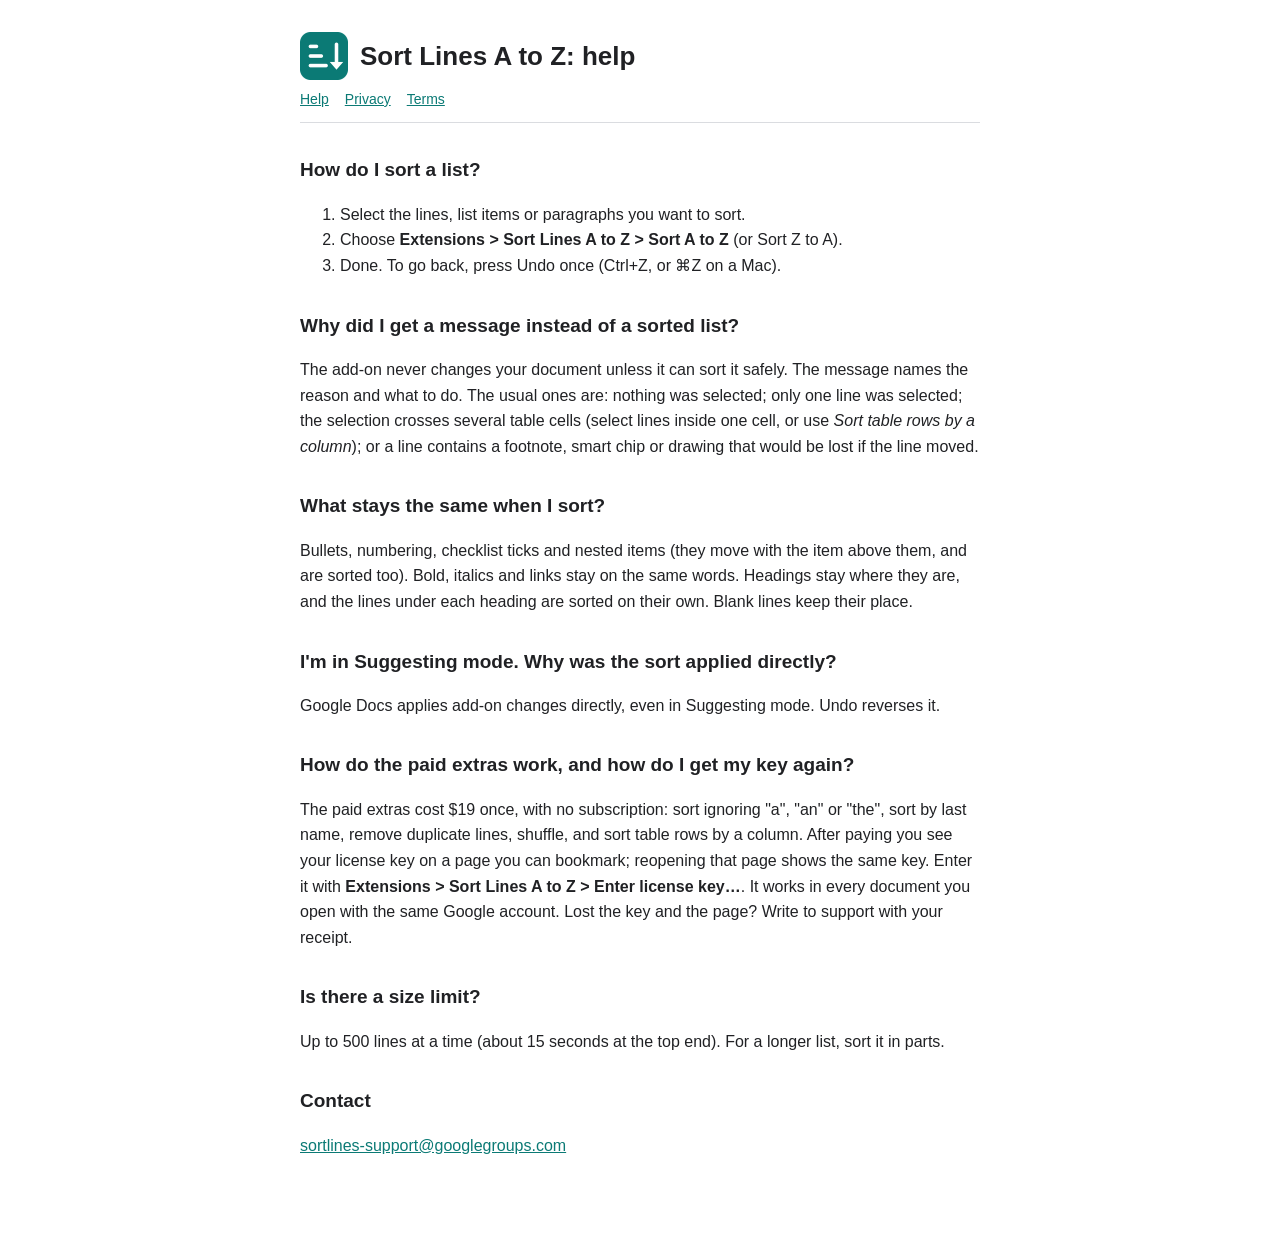
<file: index.html>
<!doctype html><html lang="en"><head><meta charset="utf-8"><meta http-equiv="refresh" content="0; url=help.html"><title>Sort Lines A to Z</title></head><body><a href="help.html">Help</a></body></html>
</file>
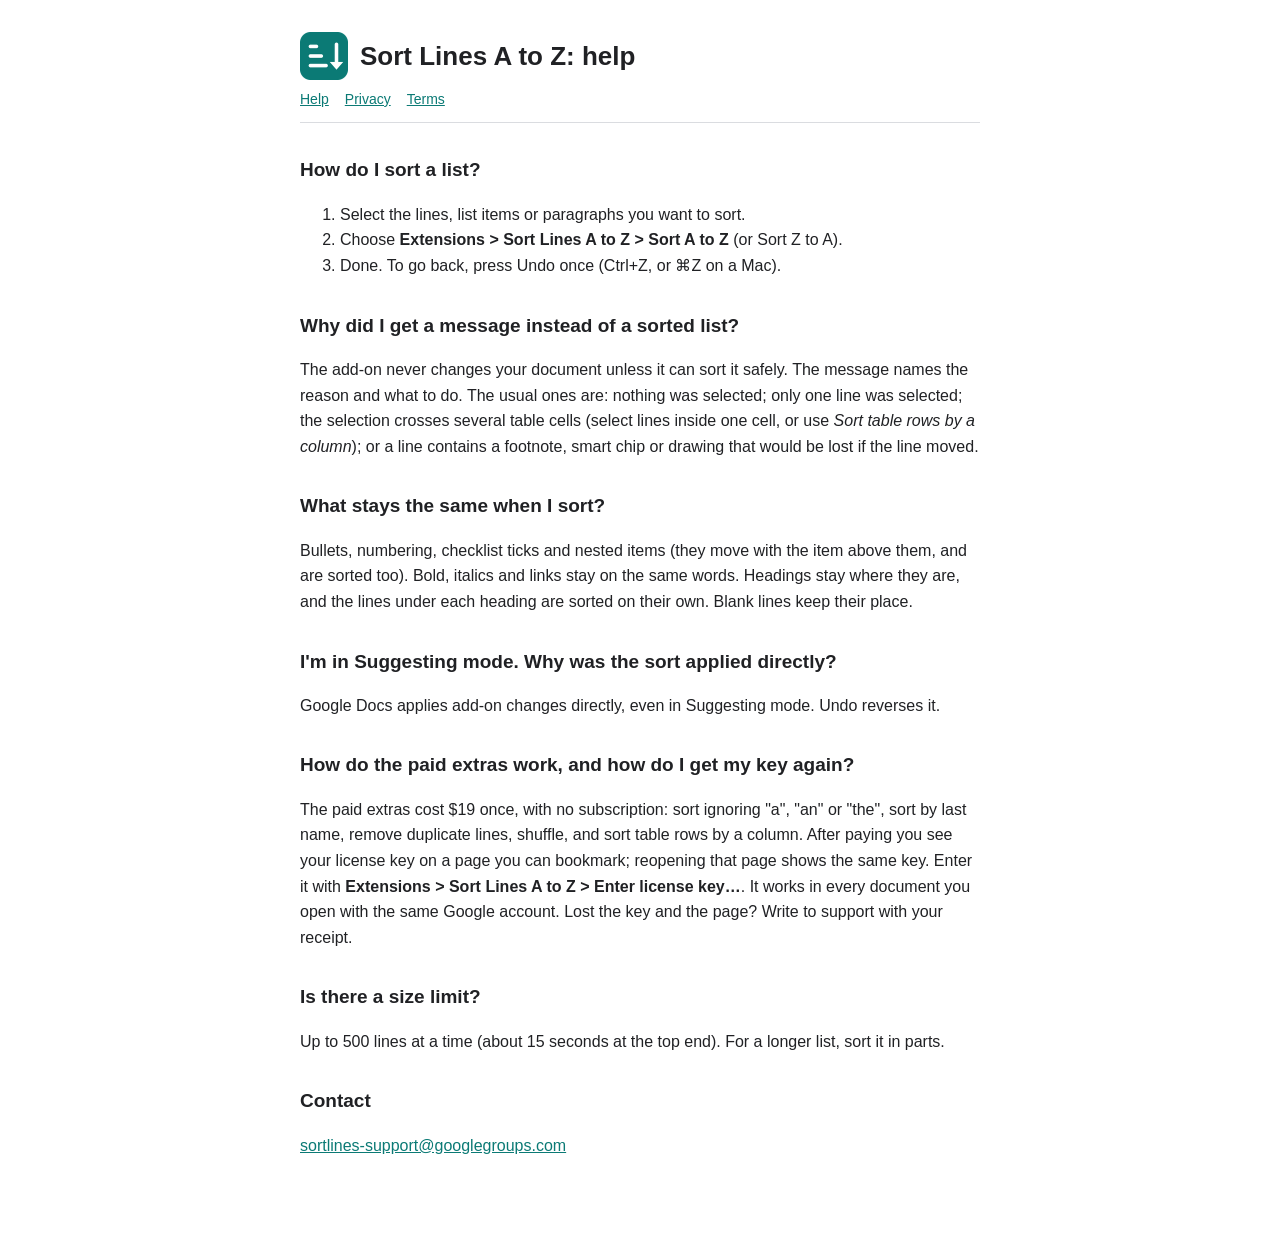
<file: help.html>
<!doctype html>
<html lang="en"><head><meta charset="utf-8"><meta name="viewport" content="width=device-width, initial-scale=1">
<title>Help: Sort Lines A to Z</title><link rel="stylesheet" href="style.css"><link rel="icon" href="icon-48.png"></head>
<body><main>
<header><img src="icon-96.png" alt=""><h1>Sort Lines A to Z: help</h1></header>
<nav><a href="help.html">Help</a><a href="privacy.html">Privacy</a><a href="terms.html">Terms</a></nav>

<h2>How do I sort a list?</h2>
<ol>
  <li>Select the lines, list items or paragraphs you want to sort.</li>
  <li>Choose <b>Extensions &gt; Sort Lines A to Z &gt; Sort A to Z</b> (or Sort Z to A).</li>
  <li>Done. To go back, press Undo once (Ctrl+Z, or &#8984;Z on a Mac).</li>
</ol>

<h2>Why did I get a message instead of a sorted list?</h2>
<p>The add-on never changes your document unless it can sort it safely. The message names the reason and what to do. The usual ones are:
nothing was selected; only one line was selected; the selection crosses several table cells (select lines inside one cell, or use
<i>Sort table rows by a column</i>); or a line contains a footnote, smart chip or drawing that would be lost if the line moved.</p>

<h2>What stays the same when I sort?</h2>
<p>Bullets, numbering, checklist ticks and nested items (they move with the item above them, and are sorted too). Bold, italics and
links stay on the same words. Headings stay where they are, and the lines under each heading are sorted on their own. Blank lines keep
their place.</p>

<h2>I'm in Suggesting mode. Why was the sort applied directly?</h2>
<p>Google Docs applies add-on changes directly, even in Suggesting mode. Undo reverses it.</p>

<h2>How do the paid extras work, and how do I get my key again?</h2>
<p>The paid extras cost $19 once, with no subscription: sort ignoring "a", "an" or "the", sort by last name, remove duplicate lines,
shuffle, and sort table rows by a column. After paying you see your license key on a page you can bookmark; reopening that page shows the
same key. Enter it with <b>Extensions &gt; Sort Lines A to Z &gt; Enter license key&hellip;</b>. It works in every document you open with
the same Google account. Lost the key and the page? Write to support with your receipt.</p>

<h2>Is there a size limit?</h2>
<p>Up to 500 lines at a time (about 15 seconds at the top end). For a longer list, sort it in parts.</p>

<h2>Contact</h2>
<p><a href="mailto:sortlines-support@googlegroups.com">sortlines-support@googlegroups.com</a></p>
</main></body></html>
</file>
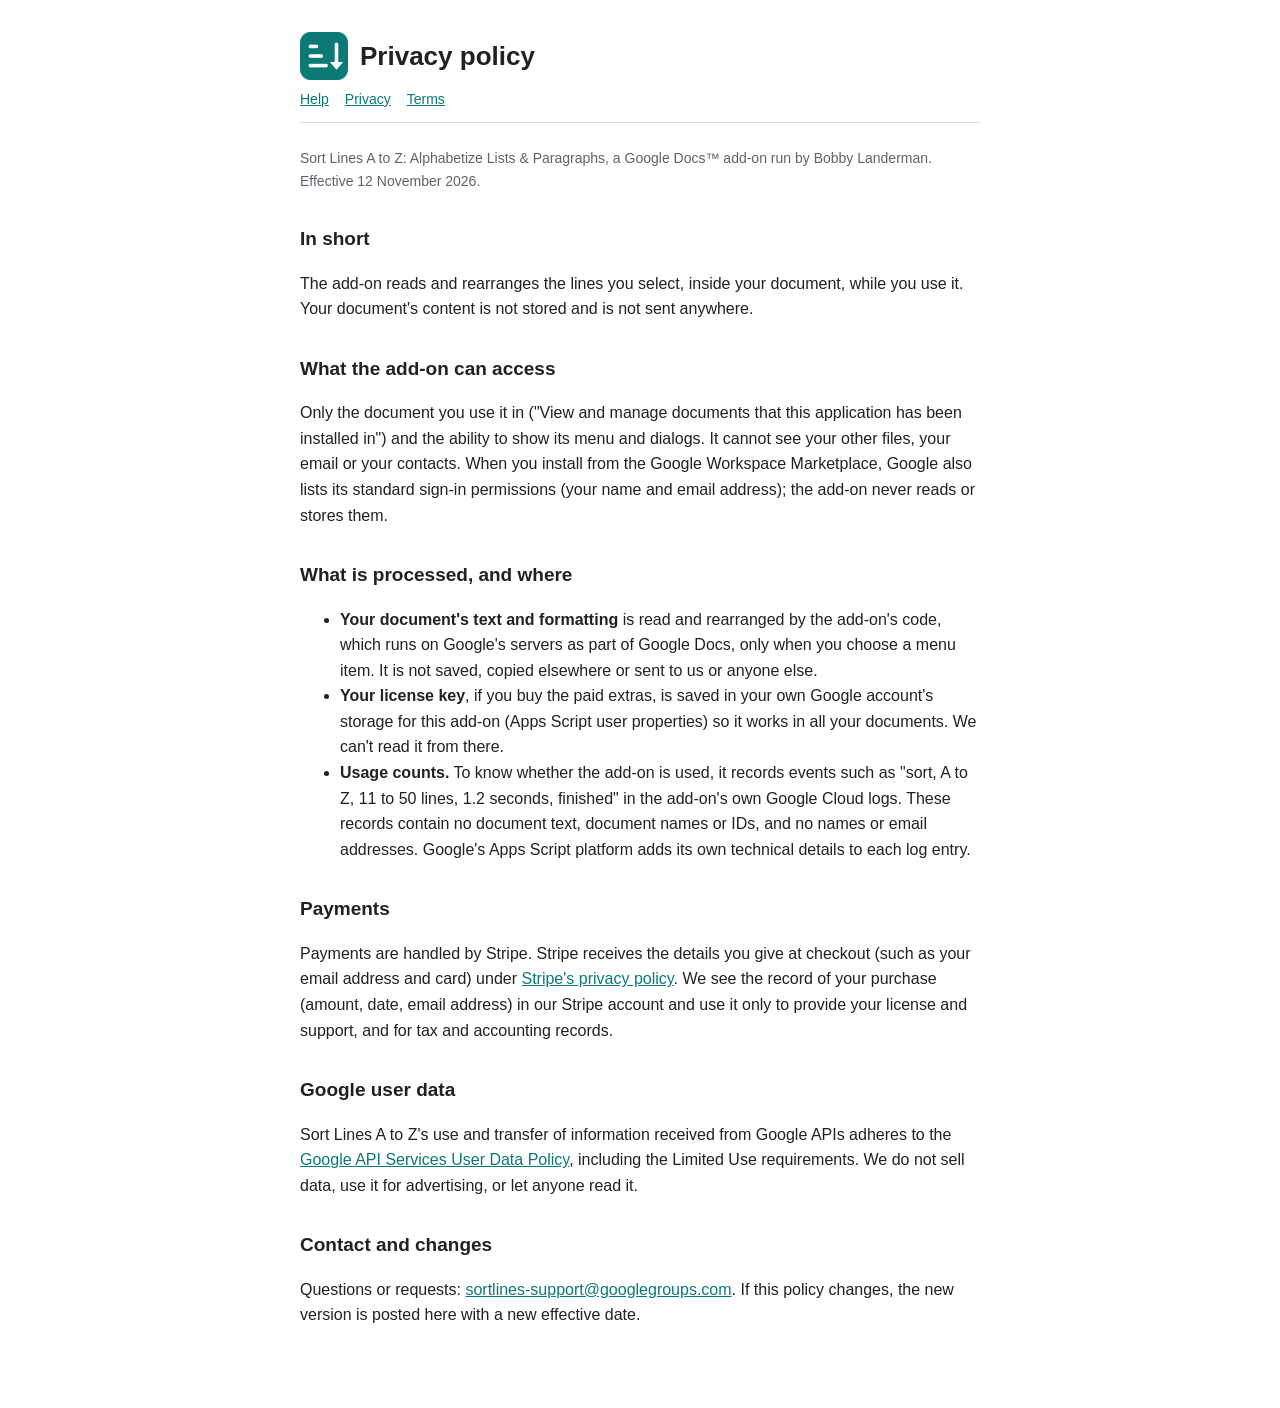
<file: privacy.html>
<!doctype html>
<html lang="en"><head><meta charset="utf-8"><meta name="viewport" content="width=device-width, initial-scale=1">
<title>Privacy: Sort Lines A to Z</title><link rel="stylesheet" href="style.css"><link rel="icon" href="icon-48.png"></head>
<body><main>
<header><img src="icon-96.png" alt=""><h1>Privacy policy</h1></header>
<nav><a href="help.html">Help</a><a href="privacy.html">Privacy</a><a href="terms.html">Terms</a></nav>
<p class="muted">Sort Lines A to Z: Alphabetize Lists &amp; Paragraphs, a Google Docs&trade; add-on run by Bobby Landerman.
Effective 12 November 2026.</p>

<h2>In short</h2>
<p>The add-on reads and rearranges the lines you select, inside your document, while you use it. Your document's content is not stored
and is not sent anywhere.</p>

<h2>What the add-on can access</h2>
<p>Only the document you use it in ("View and manage documents that this application has been installed in") and the ability to show
its menu and dialogs. It cannot see your other files, your email or your contacts. When you install from the Google Workspace
Marketplace, Google also lists its standard sign-in permissions (your name and email address); the add-on never reads or stores them.</p>

<h2>What is processed, and where</h2>
<ul>
  <li><b>Your document's text and formatting</b> is read and rearranged by the add-on's code, which runs on Google's servers as part of
  Google Docs, only when you choose a menu item. It is not saved, copied elsewhere or sent to us or anyone else.</li>
  <li><b>Your license key</b>, if you buy the paid extras, is saved in your own Google account's storage for this add-on
  (Apps Script user properties) so it works in all your documents. We can't read it from there.</li>
  <li><b>Usage counts.</b> To know whether the add-on is used, it records events such as "sort, A to Z, 11 to 50 lines, 1.2 seconds,
  finished" in the add-on's own Google Cloud logs. These records contain no document text, document names or IDs, and no names or email
  addresses. Google's Apps Script platform adds its own technical details to each log entry.</li>
</ul>

<h2>Payments</h2>
<p>Payments are handled by Stripe. Stripe receives the details you give at checkout (such as your email address and card) under
<a href="https://stripe.com/privacy">Stripe's privacy policy</a>. We see the record of your purchase (amount, date, email address) in
our Stripe account and use it only to provide your license and support, and for tax and accounting records.</p>

<h2>Google user data</h2>
<p>Sort Lines A to Z's use and transfer of information received from Google APIs adheres to the
<a href="https://developers.google.com/terms/api-services-user-data-policy">Google API Services User Data Policy</a>, including the
Limited Use requirements. We do not sell data, use it for advertising, or let anyone read it.</p>

<h2>Contact and changes</h2>
<p>Questions or requests: <a href="mailto:sortlines-support@googlegroups.com">sortlines-support@googlegroups.com</a>. If this policy changes, the new version is posted here with a new effective date.</p>
</main></body></html>
</file>
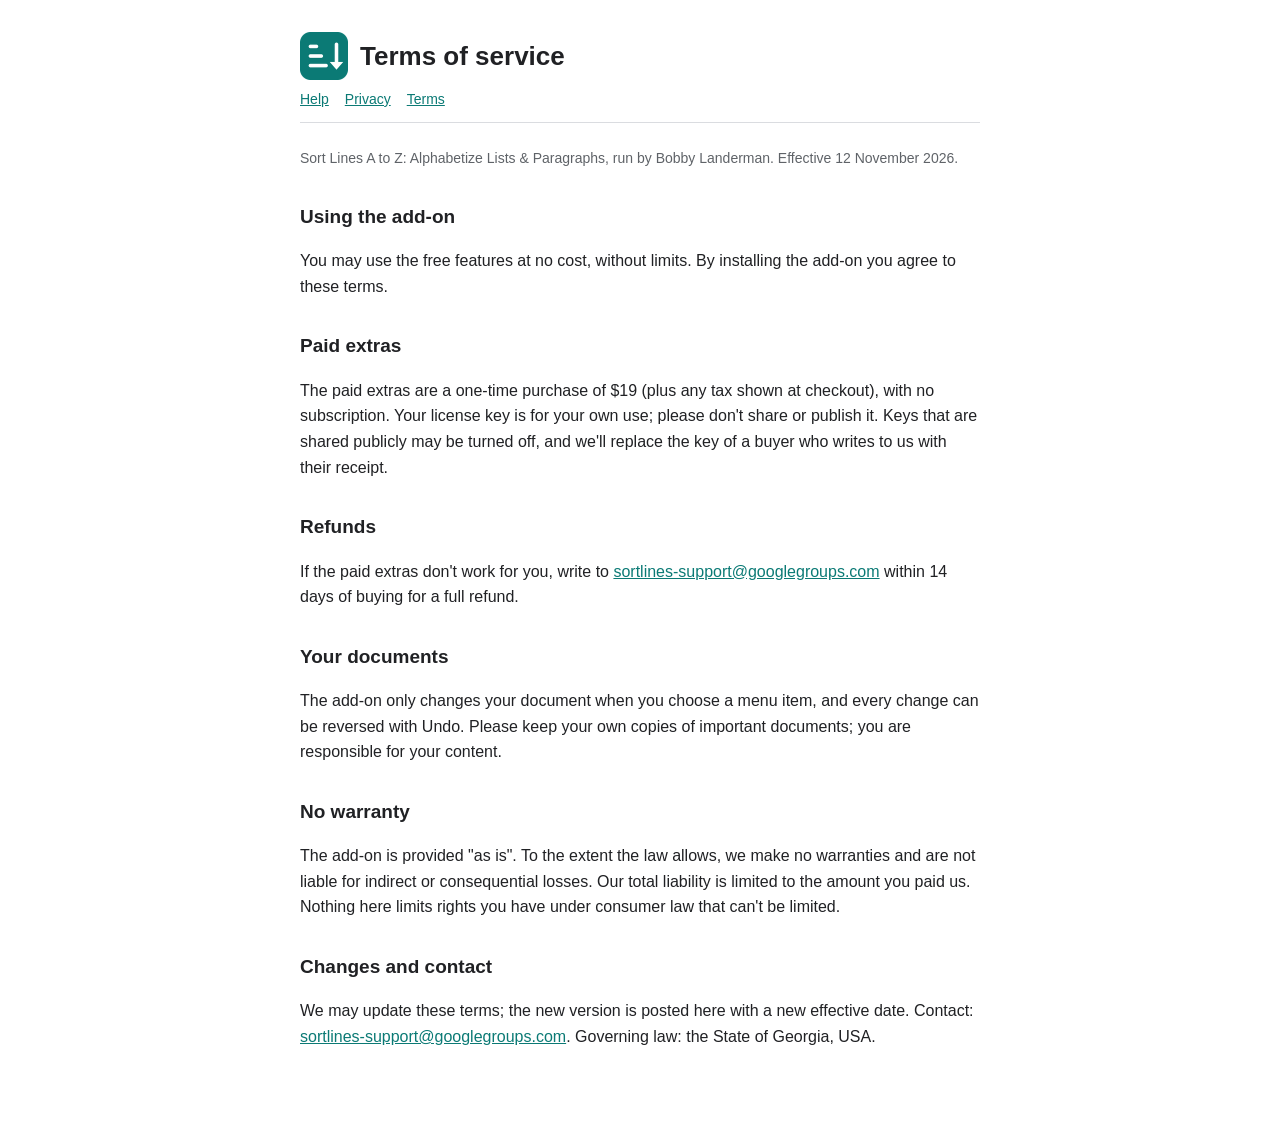
<file: terms.html>
<!doctype html>
<html lang="en"><head><meta charset="utf-8"><meta name="viewport" content="width=device-width, initial-scale=1">
<title>Terms: Sort Lines A to Z</title><link rel="stylesheet" href="style.css"><link rel="icon" href="icon-48.png"></head>
<body><main>
<header><img src="icon-96.png" alt=""><h1>Terms of service</h1></header>
<nav><a href="help.html">Help</a><a href="privacy.html">Privacy</a><a href="terms.html">Terms</a></nav>
<p class="muted">Sort Lines A to Z: Alphabetize Lists &amp; Paragraphs, run by Bobby Landerman. Effective 12 November 2026.</p>

<h2>Using the add-on</h2>
<p>You may use the free features at no cost, without limits. By installing the add-on you agree to these terms.</p>

<h2>Paid extras</h2>
<p>The paid extras are a one-time purchase of $19 (plus any tax shown at checkout), with no subscription. Your license key is for your
own use; please don't share or publish it. Keys that are shared publicly may be turned off, and we'll replace the key of a buyer who
writes to us with their receipt.</p>

<h2>Refunds</h2>
<p>If the paid extras don't work for you, write to <a href="mailto:sortlines-support@googlegroups.com">sortlines-support@googlegroups.com</a> within 14 days of buying for a full refund.</p>

<h2>Your documents</h2>
<p>The add-on only changes your document when you choose a menu item, and every change can be reversed with Undo. Please keep your own
copies of important documents; you are responsible for your content.</p>

<h2>No warranty</h2>
<p>The add-on is provided "as is". To the extent the law allows, we make no warranties and are not liable for indirect or consequential
losses. Our total liability is limited to the amount you paid us. Nothing here limits rights you have under consumer law that can't be
limited.</p>

<h2>Changes and contact</h2>
<p>We may update these terms; the new version is posted here with a new effective date. Contact: <a href="mailto:sortlines-support@googlegroups.com">sortlines-support@googlegroups.com</a>.
Governing law: the State of Georgia, USA.</p>
</main></body></html>
</file>
<file: style.css>
:root { color-scheme: light dark; --text: #202124; --muted: #5f6368; --bg: #ffffff; --accent: #0b7a75; --rule: #dadce0; }
@media (prefers-color-scheme: dark) { :root { --text: #e8eaed; --muted: #9aa0a6; --bg: #202124; --accent: #4fbdb6; --rule: #3c4043; } }
body { margin: 0; background: var(--bg); color: var(--text); font: 16px/1.6 Arial, Helvetica, sans-serif; }
main { max-width: 680px; margin: 0 auto; padding: 32px 16px 64px; }
header { display: flex; align-items: center; gap: 12px; margin-bottom: 8px; }
header img { width: 48px; height: 48px; }
h1 { font-size: 26px; line-height: 1.25; margin: 0; }
h2 { font-size: 19px; margin: 32px 0 8px; }
nav { font-size: 14px; margin: 8px 0 24px; padding-bottom: 12px; border-bottom: 1px solid var(--rule); }
nav a { margin-right: 16px; }
a { color: var(--accent); }
.muted { color: var(--muted); font-size: 14px; }
</file>
